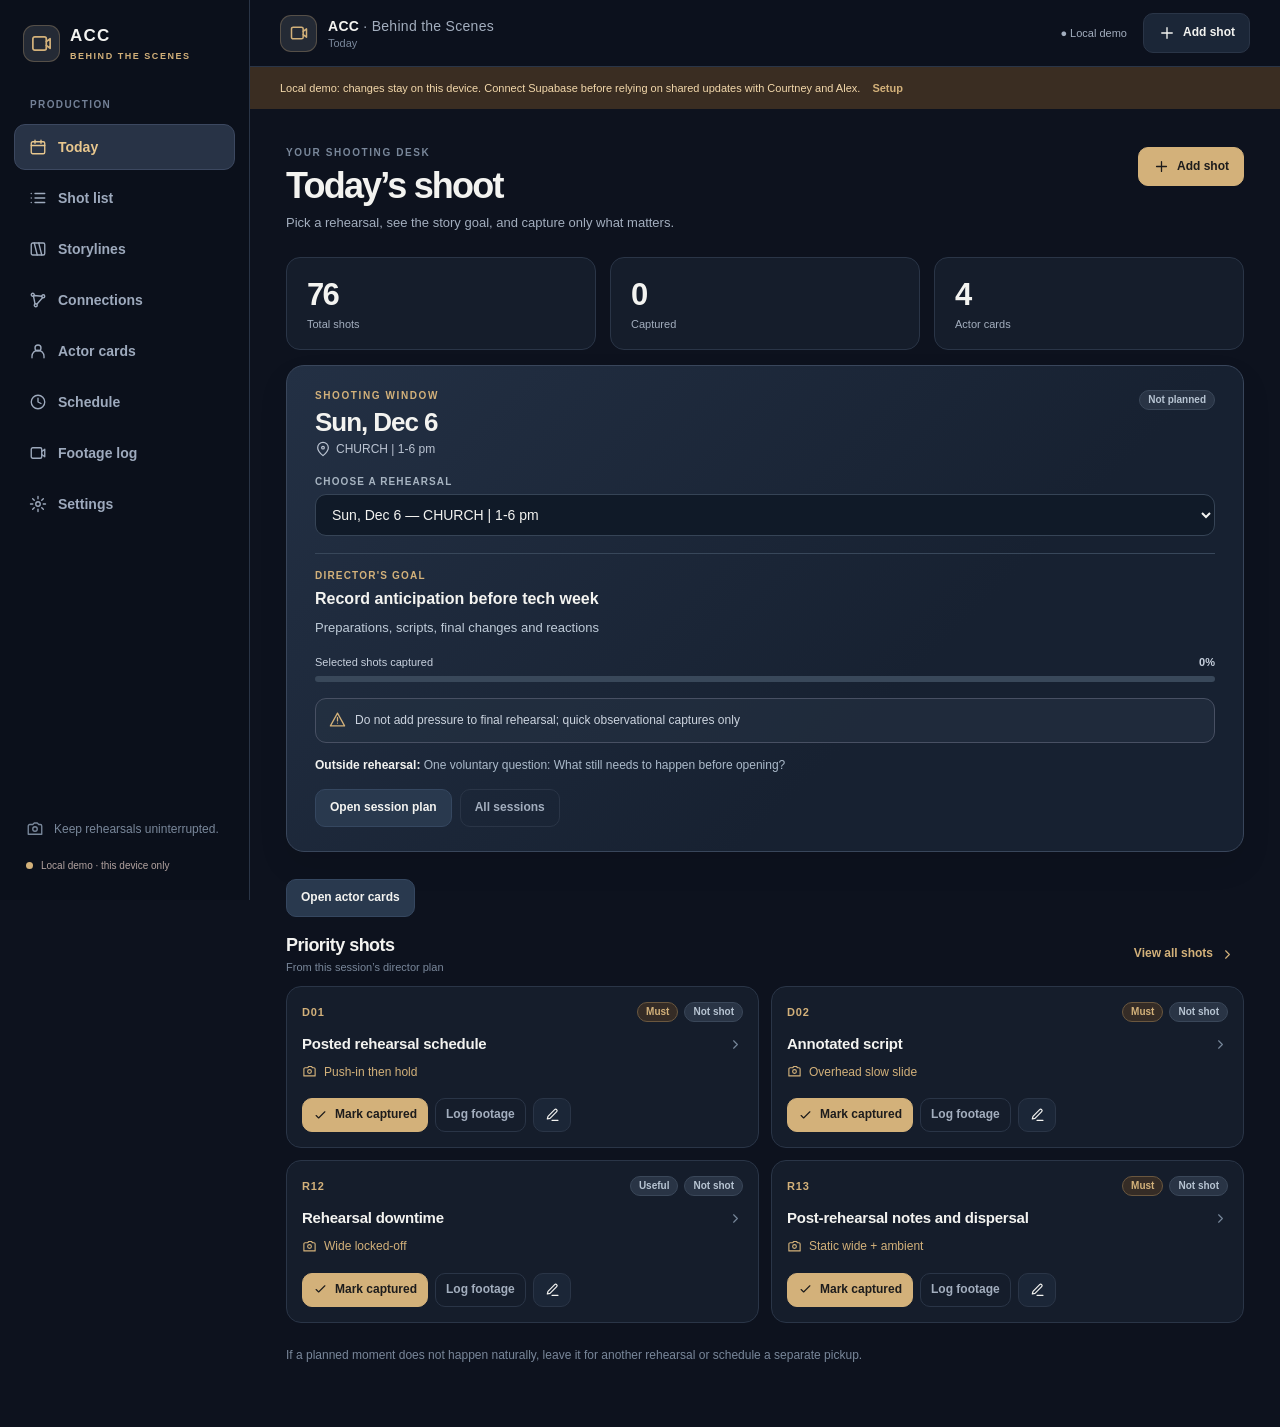
<file: index.html>
<!doctype html>
<html lang="en">
<head>
  <meta charset="UTF-8" />
  <meta name="viewport" content="width=device-width, initial-scale=1, viewport-fit=cover" />
  <meta name="theme-color" content="#0d121e" />
  <meta name="apple-mobile-web-app-capable" content="yes" />
  <meta name="apple-mobile-web-app-status-bar-style" content="black-translucent" />
  <meta name="apple-mobile-web-app-title" content="ACC BTS" />
  <meta name="description" content="Private filming planner for ACC: Behind the Scenes" />
  <link rel="manifest" href="./manifest.webmanifest" />
  <link rel="icon" href="./icon.svg" type="image/svg+xml" />
  <link rel="apple-touch-icon" href="./apple-touch-icon.png" />
  <link rel="stylesheet" href="./src/style.css" />
  <title>ACC | Behind the Scenes</title>
</head>
<body>
  <div id="app"><div class="boot">ACC <span>BEHIND THE SCENES</span></div></div>
  <div id="modal-root"></div>
  <div id="toast" aria-live="polite"></div>
  <script type="module" src="./src/app.js"></script>
</body>
</html>
</file>
<file: src/style.css>
:root{color-scheme:dark;--bg:#0d121e;--sidebar:#0b101b;--panel:#151d2b;--panel2:#1b2637;--panel3:#202f42;--border:#2a3547;--text:#f3f3f0;--muted:#a3aebe;--quiet:#79879a;--gold:#d3b17a;--gold2:#e8c78e;--green:#6dbca4;--warning:#edac7d;--radius:17px;font-family:-apple-system,BlinkMacSystemFont,'Segoe UI',Inter,Roboto,Helvetica,Arial,sans-serif;font-synthesis:none;text-rendering:optimizeLegibility;-webkit-font-smoothing:antialiased}
*{box-sizing:border-box}html,body{margin:0;min-height:100%;background:var(--bg);color:var(--text)}body{font-size:14px}button,input,select,textarea{font:inherit}button{cursor:pointer;color:inherit}button:disabled{cursor:wait;opacity:.65}a{color:var(--gold2)}.shell{display:flex;min-height:100dvh}.sidebar{display:none}.workspace{width:100%;min-width:0}.topbar{height:67px;display:flex;align-items:center;justify-content:space-between;padding:0 22px;border-bottom:1px solid var(--border);background:rgba(13,18,30,.94);position:sticky;top:0;z-index:15;backdrop-filter:blur(12px)}.top-title{display:flex;align-items:center;gap:11px}.top-title strong{font-size:14px;letter-spacing:.02em}.top-title strong span{color:var(--muted);font-weight:500}.top-title small{display:block;color:var(--quiet);margin-top:3px;font-size:11px}.small-logo,.brand-symbol,.brand-mark{display:grid;place-items:center;border:1px solid rgba(211,177,122,.28);border-radius:11px;background:#242a35;color:var(--gold);width:37px;height:37px}.top-actions{display:flex;align-items:center;gap:16px}.top-mode{font-size:11px;color:var(--muted);display:none}.content{max-width:1400px;margin:auto;padding:25px 18px 112px}.page-top{display:flex;align-items:flex-start;justify-content:space-between;gap:16px;margin:3px 0 24px}.page-top h1{font-size:clamp(27px,4vw,36px);letter-spacing:-.05em;line-height:1.15;margin:7px 0}.page-top p{color:var(--muted);margin:6px 0 0;line-height:1.5;font-size:13px;max-width:740px}.eyebrow{font-size:10px;letter-spacing:.16em;color:var(--quiet);font-weight:800;text-transform:uppercase}.gold-text{color:var(--gold)}.btn{border:1px solid var(--border);display:inline-flex;gap:7px;justify-content:center;align-items:center;white-space:nowrap;padding:10px 14px;border-radius:10px;font-weight:650;font-size:12px;background:var(--panel2);min-height:38px;transition:background .12s;line-height:1.15;text-decoration:none}.btn:hover{background:#2b3b51}.btn.primary{background:var(--gold);border-color:var(--gold);color:#1d1c1c}.btn.primary:hover{background:var(--gold2)}.btn.subtle{background:#29394e;border-color:#354760}.btn.ghost{background:transparent;border-color:var(--border);color:var(--muted)}.btn.soft{background:#233a37;color:var(--green);border-color:#32594d}.btn.text{background:transparent;border-color:transparent;color:var(--gold);padding:8px}.btn.danger{background:transparent;color:#f69e97;border-color:#6b333b;margin-right:auto}.btn.icon-btn{padding:8px;min-width:36px;min-height:36px}.btn.full{width:100%}.stats{display:grid;grid-template-columns:repeat(3,minmax(0,1fr));gap:10px;margin-bottom:15px}.stat{border:1px solid var(--border);background:var(--panel);padding:16px 15px;border-radius:14px;display:flex;flex-direction:column;gap:5px}.stat b{font-size:25px;letter-spacing:-.06em}.stat span{font-size:11px;color:var(--muted)}.session-hero{background:linear-gradient(135deg,#233044 0%,#172131 65%);border:1px solid #39465b;border-radius:18px;padding:20px;margin:0 0 27px;box-shadow:0 14px 30px #00000016}.hero-head{display:flex;justify-content:space-between;gap:12px;align-items:flex-start}.hero-head h2{font-size:26px;letter-spacing:-.04em;margin:6px 0 3px}.hero-head p{margin:0;display:flex;align-items:center;gap:5px;color:#bbc4d2;font-size:12px}.screen-label{display:block;color:#a7b4c1;font-size:10px;margin:19px 0 7px;text-transform:uppercase;font-weight:800;letter-spacing:.11em}.input{width:100%;background:#101a28;border:1px solid #364456;border-radius:11px;padding:11px 12px;color:var(--text);outline:0;min-height:42px}.input:focus{border-color:var(--gold);box-shadow:0 0 0 2px #d3b17a22}.input::placeholder{color:#728297}.hero-plan{margin:17px 0 14px;border-top:1px solid #38475a;padding-top:16px}.hero-plan>span{font-size:10px;letter-spacing:.12em;color:var(--gold);font-weight:800;display:block;margin-bottom:8px}.hero-plan strong{display:block;font-size:16px;line-height:1.3}.hero-plan p{margin:8px 0 0;color:#bfcbd8;line-height:1.6;font-size:13px}.progress-label{display:flex;justify-content:space-between;font-size:11px;color:#c7d0dd;margin:18px 0 8px}.progress{height:6px;border-radius:99px;background:#39485a;overflow:hidden}.progress>span{display:block;height:100%;background:var(--gold);border-radius:99px}.notice{display:flex;align-items:flex-start;gap:9px;padding:12px 13px;border:1px solid #485063;background:#27334588;border-radius:11px;font-size:12px;color:#ccd4df;line-height:1.55;margin-top:16px}.notice svg{flex-shrink:0;color:var(--gold)}.pickup{padding-top:13px;line-height:1.5;color:#abbaca;font-size:12px}.pickup b{color:var(--text)}.hero-actions{display:flex;gap:8px;margin-top:15px;flex-wrap:wrap}.section-head{display:flex;align-items:flex-end;justify-content:space-between;gap:12px;margin:18px 0 13px}.section-head h2{margin:0;font-size:18px;letter-spacing:-.03em}.section-head p{color:var(--quiet);font-size:11px;margin:5px 0 0}.shot-grid{display:grid;grid-template-columns:minmax(0,1fr);gap:12px}.shot-card{background:var(--panel);border:1px solid var(--border);border-radius:15px;padding:15px;min-width:0;display:flex;flex-direction:column;align-items:stretch}.shot-card.shot-done{border-color:#35574e}.shot-top{display:flex;justify-content:space-between;align-items:center;gap:9px;margin-bottom:12px}.shot-id{font-size:11px;color:var(--gold);font-weight:850;letter-spacing:.08em}.shot-tags{display:flex;gap:6px;flex-wrap:wrap;justify-content:flex-end}.chip{display:inline-flex;align-items:center;border:1px solid #3a4759;padding:4px 8px;border-radius:99px;background:#293445;color:#b7c4d2;font-size:10px;font-weight:700;line-height:1}.chip.gold{color:var(--gold);border-color:#6a573f;background:#352c26}.chip.done{color:var(--green);border-color:#356454;background:#193b34}.chip.warn{color:var(--warning);border-color:#704939;background:#3b2827}.card-title-link{border:0;background:none;padding:0;text-align:left;font-size:15px;font-weight:740;letter-spacing:-.015em;display:flex;justify-content:space-between;align-items:center;gap:10px;line-height:1.35}.card-title-link svg{color:#77879a;flex-shrink:0}.card-title-link:hover{color:var(--gold)}.shot-tech{display:flex;gap:7px;align-items:center;color:var(--gold);font-size:12px;margin:10px 0 6px}.shot-instruction{line-height:1.57;color:#c1cbd8;font-size:12px;margin:6px 0 10px;flex:1}.muted-sm{font-size:11px;line-height:1.5;color:var(--quiet);margin:5px 0}.card-actions{display:flex;gap:7px;align-items:center;flex-wrap:wrap;margin-top:auto;padding-top:13px}.card-actions .btn{min-height:34px;padding:8px 10px}.footer-note{font-size:12px;color:var(--quiet);margin:25px 0}.filter-box{border:1px solid var(--border);background:var(--panel);padding:12px;border-radius:14px;display:flex;flex-direction:column;gap:11px;margin-bottom:14px}.search-wrap{display:flex;align-items:center;gap:9px;border:1px solid var(--border);background:#101826;border-radius:11px;padding:0 11px;color:var(--muted)}.search-wrap input{flex:1;min-width:0;background:transparent;border:0;outline:0;color:var(--text);padding:12px 0}.filter-row{display:grid;grid-template-columns:1fr 1fr;gap:8px}.filter-row #shot-category{grid-column:1/-1}.filter-row .input{padding:9px 10px;min-height:39px;font-size:12px}.list-summary{font-size:11px;color:var(--quiet);margin:9px 0 11px}.stories-layout{display:grid;grid-template-columns:minmax(0,1fr);gap:16px}.story-list-area.mobile-hide{display:none}.story-detail-area{display:none}.story-detail-area.mobile-show{display:block}.thread-list{background:var(--panel);border:1px solid var(--border);border-radius:14px;overflow:hidden}.thread-row{border:0;border-bottom:1px solid var(--border);background:transparent;width:100%;padding:16px 14px;display:flex;justify-content:space-between;align-items:center;gap:10px;text-align:left}.thread-row:last-child{border:0}.thread-row.active{background:#283547}.thread-row strong{display:block;font-size:13px}.thread-row span{display:block;font-size:11px;color:var(--quiet);margin-top:6px}.thread-row svg{color:var(--quiet)}.story-detail{background:var(--panel);border:1px solid var(--border);border-radius:16px;padding:17px}.story-detail>.progress{margin:17px 0 20px}.detail-panel-head{display:flex;justify-content:space-between;align-items:flex-start;gap:10px}.detail-panel-head h2{margin:6px 0;font-size:23px;letter-spacing:-.04em}.detail-panel-head p{margin:4px 0;color:var(--quiet);font-size:12px;display:flex;align-items:center;gap:4px}.beat-card{padding:15px 0;border-top:1px solid var(--border)}.beat-head{display:flex;align-items:flex-start;gap:11px}.beat-no{width:30px;height:30px;border-radius:9px;background:#25354a;color:var(--gold);font-size:12px;font-weight:800;display:grid;place-items:center;flex-shrink:0}.beat-copy{flex:1;min-width:0}.beat-copy strong{display:block;font-size:14px;line-height:1.4;margin:0 0 7px}.beat-copy .chip{margin:0 4px 4px 0}.beat-card>p{color:#c6d0dc;font-size:12px;line-height:1.6;margin:12px 0}.detail-line{padding:9px 0;border-bottom:1px solid #303b4b;display:grid;grid-template-columns:110px minmax(0,1fr);gap:11px;font-size:12px}.detail-line>span{color:var(--quiet)}.detail-line p{margin:0;color:#dae0e8;line-height:1.55;overflow-wrap:anywhere;white-space:pre-line}.beat-action{display:flex;gap:7px;margin-top:12px}.detail-card{margin:17px 0 26px}.space-top{margin-top:15px}.mobile-only{display:block;margin-bottom:12px}.footage-grid{display:grid;gap:12px}.footage-card{border:1px solid var(--border);border-radius:15px;background:var(--panel);padding:17px;min-width:0}.footage-card small{font-size:11px;color:var(--quiet)}.footage-card h3{margin:7px 0 5px;font-size:17px}.footage-card>p{color:var(--muted);line-height:1.6;font-size:12px}.filename{display:flex;align-items:center;gap:9px;padding:10px 11px;background:#111b2a;border-radius:10px;overflow-wrap:anywhere;color:#d5dddf;font-size:12px}.footage-notes{white-space:pre-wrap}.note-panel{display:flex;gap:10px;align-items:flex-start;border:1px solid #435165;background:#202d3e;padding:14px;border-radius:12px;color:#becbd8;line-height:1.5;margin-bottom:18px;font-size:12px}.note-panel svg{flex-shrink:0;color:var(--gold)}.settings-grid{display:grid;gap:13px}.settings-card{padding:20px;background:var(--panel);border:1px solid var(--border);border-radius:15px;min-width:0}.settings-card h3{font-size:16px;margin:0 0 14px;display:flex;gap:9px;align-items:center}.settings-card h3 svg{color:var(--gold)}.settings-card p{color:var(--muted);line-height:1.65;font-size:12px}.settings-card p b{color:var(--text)}.upload-label{cursor:pointer}.demo-strip{padding:9px 21px;background:#3a2d22;color:#f3d8ab;font-size:11px;line-height:1.55}.demo-strip .btn{font-size:11px;min-height:24px;padding:2px 8px}.bottom-nav{position:fixed;bottom:0;left:0;right:0;z-index:20;display:grid;grid-template-columns:repeat(4,1fr);padding:5px 9px calc(6px + env(safe-area-inset-bottom));background:#111a28f7;border-top:1px solid var(--border);backdrop-filter:blur(15px)}.bottom-link{border:0;background:transparent;display:flex;flex-direction:column;align-items:center;gap:4px;color:var(--quiet);font-size:10px;padding:7px 4px 5px;min-height:45px}.bottom-link.active{color:var(--gold2)}.bottom-link.active span{font-weight:750}.more-scrim{position:fixed;inset:0;z-index:25;background:#0008}.more-menu{position:fixed;bottom:calc(62px + env(safe-area-inset-bottom));left:13px;right:13px;z-index:26;background:#182334;border:1px solid #40516a;border-radius:17px;padding:12px;box-shadow:0 20px 60px #0008}.more-head{display:flex;align-items:center;justify-content:space-between;padding:6px 6px 12px}.more-menu .nav-link{width:100%;border:0;border-top:1px solid #344255;background:none;padding:14px 9px;text-align:left;display:flex;align-items:center;gap:12px}.more-menu .nav-link.active{color:var(--gold)}.modal-scrim{position:fixed;inset:0;background:#000b;z-index:50;backdrop-filter:blur(3px)}.modal{position:fixed;z-index:51;top:auto;bottom:0;left:0;right:0;max-height:94dvh;background:#182132;border:1px solid #415066;border-radius:20px 20px 0 0;box-shadow:0 0 60px #0007;overflow:auto;padding:18px 18px calc(22px + env(safe-area-inset-bottom))}.modal-head{display:flex;align-items:center;justify-content:space-between;gap:15px;border-bottom:1px solid var(--border);padding-bottom:16px;margin-bottom:17px}.modal-head h2{font-size:22px;margin:5px 0 0;letter-spacing:-.025em}.editor-grid{display:grid;gap:14px}.field{display:flex;flex-direction:column;gap:7px;min-width:0}.field span{font-weight:660;font-size:12px;color:#d9e0e9}.field textarea{min-height:93px;resize:vertical}.modal-actions{display:flex;justify-content:flex-end;gap:10px;border-top:1px solid var(--border);padding-top:17px;margin-top:19px;position:sticky;bottom:-23px;background:#182132;padding-bottom:10px;z-index:5}.modal-scroll{padding-bottom:20px}.detail-meta{display:flex;gap:7px;margin-bottom:15px}.modal-button-row{display:flex;gap:9px;margin-top:19px;flex-wrap:wrap}.comment-section{margin-top:28px;border-top:1px solid var(--border);padding-top:14px}.comment-section h3{font-size:16px}.comment{padding:12px 0;border-bottom:1px solid var(--border)}.comment b{font-size:11px;color:var(--gold)}.comment p{font-size:12px;line-height:1.6;color:#d2dae3}.comment-section form{display:flex;flex-direction:column;gap:8px;margin-top:14px}.comment-section form button{align-self:flex-start}.toast{position:fixed;bottom:90px;left:50%;transform:translate(-50%,12px);background:#24394a;border:1px solid #53657a;color:#eef4f8;box-shadow:0 15px 30px #0007;z-index:99;border-radius:12px;padding:13px 18px;max-width:calc(100vw - 40px);opacity:0;pointer-events:none;transition:opacity .15s,transform .15s;font-size:12px;text-align:center}.toast.show{opacity:1;transform:translate(-50%,0)}.toast.error{background:#462d31;border-color:#884b55}.empty{background:var(--panel);padding:28px 18px;text-align:center;border:1px dashed #465269;border-radius:13px;color:var(--muted);font-size:12px;line-height:1.7}.connection{display:flex;gap:8px;align-items:center;color:#9cb3a9;font-size:11px}.connection.demo{color:#b3a3a0}.dot{background:var(--green);border-radius:50%;width:7px;height:7px}.demo .dot{background:var(--gold)}.login-shell{min-height:100dvh;display:grid;place-items:center;padding:20px;background:radial-gradient(circle at 25% 0%,#243149 0%,#0d121e 50%)}.login-card{background:#182234;border:1px solid var(--border);padding:30px;border-radius:22px;max-width:440px;width:100%;box-shadow:0 24px 55px #0005}.login-card .brand-mark{width:54px;height:54px;margin-bottom:20px}.login-card h1{font-size:34px;letter-spacing:-.05em;margin:9px 0}.login-card p{line-height:1.6;color:var(--muted)}.login-card form{display:grid;gap:16px;margin-top:25px}.login-card label{display:grid;gap:9px;font-size:12px;font-weight:700}.tiny{font-size:11px;color:var(--quiet)!important;margin-top:30px}.splash,.boot{display:grid;place-items:center;min-height:100dvh;color:var(--gold);font-size:18px;letter-spacing:.04em}.boot span{font-size:11px;color:var(--muted)}
@media(min-width:700px){.content{padding:32px 28px 96px}.shot-grid{grid-template-columns:repeat(2,minmax(0,1fr))}.stats{gap:14px}.stat{padding:19px 20px}.stat b{font-size:31px}.session-hero{padding:24px 28px}.filter-row{grid-template-columns:1fr 1fr 1.7fr}.filter-row #shot-category{grid-column:auto}.stories-layout{grid-template-columns:280px minmax(0,1fr)}.story-list-area,.story-list-area.mobile-hide{display:block}.story-detail-area,.story-detail-area.mobile-show{display:block}.mobile-only{display:none}.footage-grid,.settings-grid{grid-template-columns:repeat(2,minmax(0,1fr))}.modal{top:50%;left:50%;bottom:auto;right:auto;transform:translate(-50%,-50%);border-radius:18px;width:min(740px,calc(100% - 40px));max-height:90dvh;padding:22px 26px}.editor-grid{grid-template-columns:repeat(2,minmax(0,1fr))}.field.wide{grid-column:1/-1}.top-mode{display:block}.modal-actions{bottom:-24px}.footer-note{margin-bottom:0}}
@media(min-width:980px){.sidebar{display:flex;position:sticky;top:0;height:100dvh;width:250px;flex-shrink:0;flex-direction:column;background:var(--sidebar);border-right:1px solid var(--border);padding:25px 14px}.sidebar .brand{display:flex;align-items:center;gap:10px;padding:0 9px;margin-bottom:37px}.brand strong{font-size:17px;letter-spacing:.075em;display:block}.brand span{display:block;font-size:9px;letter-spacing:.17em;color:var(--gold);margin-top:5px;font-weight:750}.sidebar-caption{color:#738096;letter-spacing:.14em;font-weight:800;font-size:10px;padding:0 16px;margin-bottom:14px}.sidebar nav{display:grid;gap:5px}.sidebar .nav-link{display:flex;align-items:center;gap:11px;padding:13px 14px;border:1px solid transparent;border-radius:11px;background:transparent;color:#9eaabd;text-align:left;font-weight:650}.sidebar .nav-link.active{background:#283346;color:var(--gold2);border-color:#3c4860}.sidebar .nav-link:hover{background:#222e40}.side-bottom{margin-top:auto;padding:12px 12px 4px}.side-note{display:flex;align-items:center;gap:10px;color:var(--quiet);font-size:12px;line-height:1.5;margin-bottom:22px}.connection{font-size:10px}.workspace{flex:1}.bottom-nav{display:none}.topbar{padding:0 30px}.content{padding:35px 36px 65px}.demo-strip{padding-left:30px}.shot-grid{grid-template-columns:repeat(2,minmax(0,1fr))}.stories-layout{grid-template-columns:310px minmax(0,1fr)}.top-add{display:inline-flex}}
@media(min-width:1400px){.content{padding:37px 48px 70px}.shot-grid{grid-template-columns:repeat(3,minmax(0,1fr))}.small-grid{grid-template-columns:repeat(2,minmax(0,1fr))}.stories-layout{grid-template-columns:340px minmax(0,1fr)}.session-hero{max-width:980px}}
@media(max-width:400px){.page-top{flex-wrap:wrap}.page-top .btn{font-size:11px}.top-add{display:none}.topbar{padding:0 14px}.top-mode{display:none}.top-title strong{font-size:12px}.stat{padding:12px}.stat b{font-size:23px}.card-actions .btn{font-size:11px;padding:7px}}
@media(prefers-reduced-motion:reduce){*,*:before,*:after{scroll-behavior:auto!important;transition:none!important}}

/* v3 optional evidence wall */
.board-toolbox{display:flex;align-items:end;flex-wrap:wrap;gap:12px;background:var(--panel);border:1px solid var(--border);padding:14px;border-radius:14px;margin-bottom:12px}
.board-toolbox>.field{flex:1;min-width:190px}.board-check{display:flex;gap:8px;align-items:center;font-size:12px;color:var(--text);min-height:40px}.board-check input{accent-color:var(--gold)}.board-key{display:flex;gap:8px;align-items:center;color:var(--muted);font-size:11px;flex-wrap:wrap}.legend-string{display:inline-block;width:30px;border-top:2px solid #b65f59;margin-left:3px}.legend-string.idea{border-top-style:dashed;border-top-color:var(--gold)}.legend-string.auto{border-top-style:dotted;border-top-color:#729fb6}
.board-scroller{width:100%;overflow:auto;overscroll-behavior-inline:contain;border:1px solid #594f47;border-radius:17px;background:#272722;box-shadow:inset 0 1px 15px #0008}.board-scroller:focus-visible{outline:2px solid var(--gold)}
.board-surface{position:relative;background:radial-gradient(circle at 35% 15%,#3d3930 0%,#302f2a 55%,#252725 100%);background-image:radial-gradient(#776c5744 1px,transparent 1px),linear-gradient(110deg,#38362e,#252724);background-size:13px 13px,100% 100%;box-shadow:inset 0 0 55px #0007}
.board-wires{position:absolute;inset:0;pointer-events:none;z-index:1}.string-path{stroke:#b7655c;stroke-width:2.6;stroke-linecap:round;fill:none;opacity:.85;filter:drop-shadow(0 1px 1px #0008)}.string-path.idea{stroke:var(--gold);stroke-dasharray:8 5;opacity:.8}.string-path.auto{stroke:#79a8c4;stroke-dasharray:2 5;stroke-width:2;opacity:.65}
.evidence-card{z-index:2;position:absolute;width:178px;height:96px;border:1px solid #b6ac8b;border-radius:3px;background:#eee5c8;color:#332b24;box-shadow:3px 5px 8px #0007;text-align:left;padding:16px 11px 10px;display:flex;flex-direction:column;gap:5px;white-space:normal;transform:rotate(var(--turn));transition:transform .12s,box-shadow .12s}.evidence-card:hover,.evidence-card:focus-visible{transform:rotate(0deg) scale(1.03);box-shadow:0 0 0 3px #c79961,4px 7px 12px #0009;outline:0}.evidence-card.card{background:#dbe2dd;border-color:#91a59e}.evidence-kicker{font-size:9px;letter-spacing:.12em;font-weight:900;color:#75584d}.evidence-card.card .evidence-kicker{color:#476d6c}.evidence-card strong{font-size:13px;line-height:1.15;max-height:34px;overflow:hidden}.evidence-card small{font-size:10px;color:#6c6156;overflow:hidden;text-overflow:ellipsis;white-space:nowrap}.paper-pin{position:absolute;top:5px;left:calc(50% - 5px);height:10px;width:10px;border-radius:50%;background:#b84e46;border:2px solid #8b2825;box-shadow:1px 2px 2px #0008}.evidence-card.card .paper-pin{background:#5a8895;border-color:#345962}
.board-hint{font-size:11px;color:var(--muted);line-height:1.6;margin:10px 0 22px}.connection-list{display:grid;grid-template-columns:1fr;gap:9px;margin-bottom:17px}.connection-item{border:1px solid var(--border);background:var(--panel);padding:13px 14px;border-radius:12px;display:flex;align-items:flex-start;justify-content:space-between;flex-wrap:wrap;gap:12px}.connection-item strong{font-size:13px;line-height:1.5}.connection-item p{color:var(--muted);font-size:12px;line-height:1.5;margin:5px 0 0}.connection-item .card-actions{margin-top:0}.board-blank{position:absolute;top:220px;left:100px;font-size:15px;color:#f3d7b9}
@media(min-width:1000px){.connection-list{grid-template-columns:repeat(2,minmax(0,1fr))}}

.board-surface{margin:0 auto}
@media(max-width:699px){.board-scroller{max-height:610px;overflow:auto}.board-toolbox{padding:12px}.board-key{font-size:10px}}
</file>
